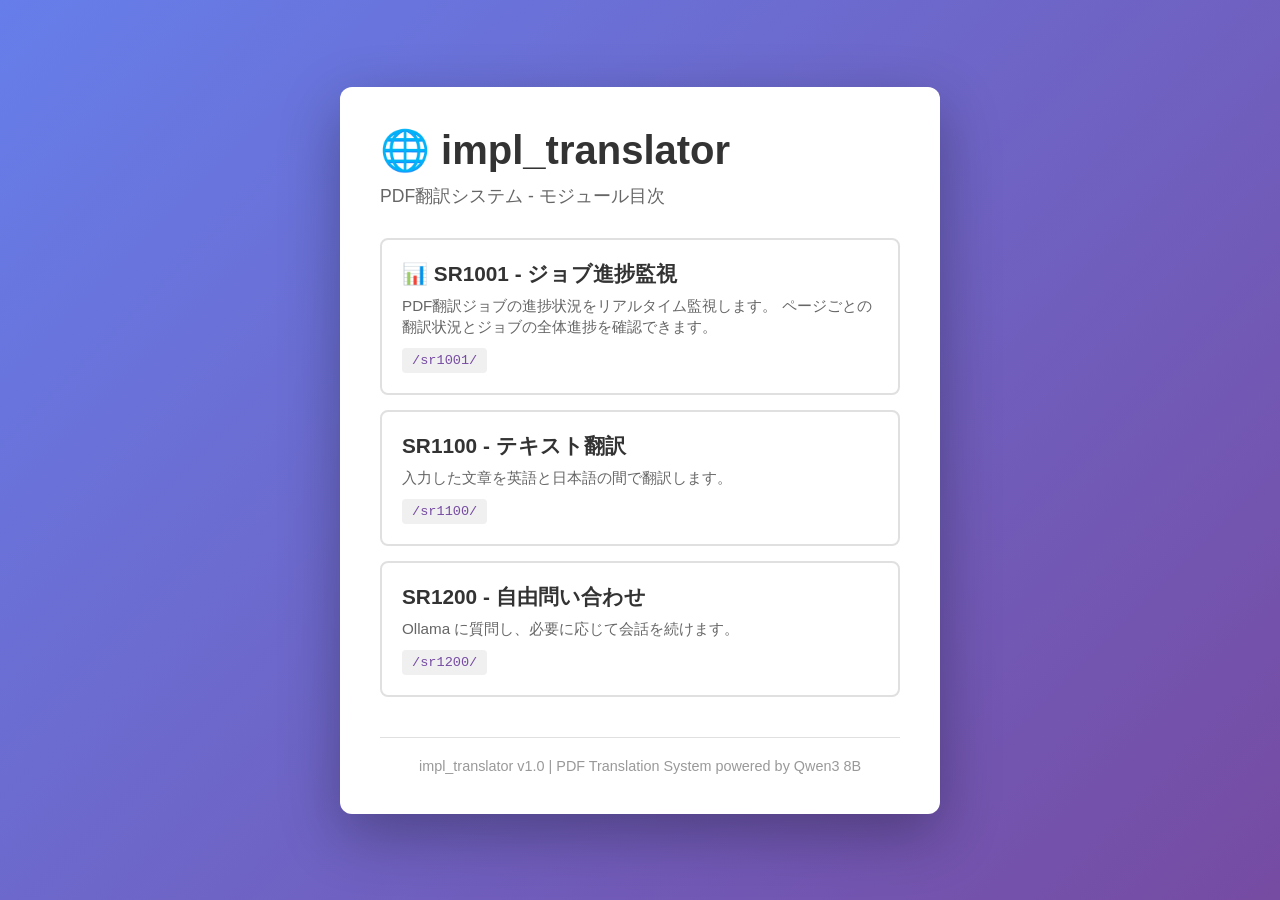
<file: impl_translator/src/app/html/index.html>
<!DOCTYPE html>
<html lang="ja">
<head>
    <meta charset="UTF-8">
    <meta name="viewport" content="width=device-width, initial-scale=1.0">
    <title>impl_translator - 目次</title>
    <style>
        * {
            margin: 0;
            padding: 0;
            box-sizing: border-box;
        }
        body {
            font-family: 'Segoe UI', Tahoma, Geneva, Verdana, sans-serif;
            background: linear-gradient(135deg, #667eea 0%, #764ba2 100%);
            min-height: 100vh;
            display: flex;
            align-items: center;
            justify-content: center;
            padding: 20px;
        }
        .container {
            background: white;
            border-radius: 12px;
            box-shadow: 0 20px 60px rgba(0, 0, 0, 0.3);
            max-width: 600px;
            width: 100%;
            padding: 40px;
        }
        h1 {
            color: #333;
            margin-bottom: 10px;
            font-size: 2.5em;
        }
        .subtitle {
            color: #666;
            margin-bottom: 30px;
            font-size: 1.1em;
        }
        .features {
            display: grid;
            grid-template-columns: 1fr;
            gap: 15px;
        }
        .feature-card {
            padding: 20px;
            border: 2px solid #e0e0e0;
            border-radius: 8px;
            text-decoration: none;
            color: inherit;
            transition: all 0.3s ease;
            display: block;
        }
        .feature-card:hover {
            border-color: #667eea;
            background-color: #f5f7ff;
            transform: translateY(-2px);
            box-shadow: 0 8px 20px rgba(102, 126, 234, 0.2);
        }
        .feature-title {
            font-size: 1.3em;
            font-weight: 600;
            color: #333;
            margin-bottom: 8px;
        }
        .feature-description {
            font-size: 0.95em;
            color: #666;
            margin-bottom: 10px;
        }
        .feature-code {
            font-family: 'Courier New', monospace;
            font-size: 0.85em;
            color: #764ba2;
            background: #f0f0f0;
            padding: 5px 10px;
            border-radius: 4px;
            display: inline-block;
        }
        .footer {
            margin-top: 40px;
            padding-top: 20px;
            border-top: 1px solid #e0e0e0;
            text-align: center;
            color: #999;
            font-size: 0.9em;
        }
    </style>
</head>
<body>
    <div class="container">
        <h1>🌐 impl_translator</h1>
        <p class="subtitle">PDF翻訳システム - モジュール目次</p>

        <div class="features">
            <a href="/sr1001/" class="feature-card">
                <div class="feature-title">📊 SR1001 - ジョブ進捗監視</div>
                <div class="feature-description">
                    PDF翻訳ジョブの進捗状況をリアルタイム監視します。
                    ページごとの翻訳状況とジョブの全体進捗を確認できます。
                </div>
                <div class="feature-code">/sr1001/</div>
            </a>
            <a href="/sr1100/" class="feature-card">
                <div class="feature-title">SR1100 - テキスト翻訳</div>
                <div class="feature-description">入力した文章を英語と日本語の間で翻訳します。</div>
                <div class="feature-code">/sr1100/</div>
            </a>
            <a href="/sr1200/" class="feature-card">
                <div class="feature-title">SR1200 - 自由問い合わせ</div>
                <div class="feature-description">Ollama に質問し、必要に応じて会話を続けます。</div>
                <div class="feature-code">/sr1200/</div>
            </a>
        </div>

        <div class="footer">
            <p>impl_translator v1.0 | PDF Translation System powered by Qwen3 8B</p>
        </div>
    </div>
</body>
</html>
</file>
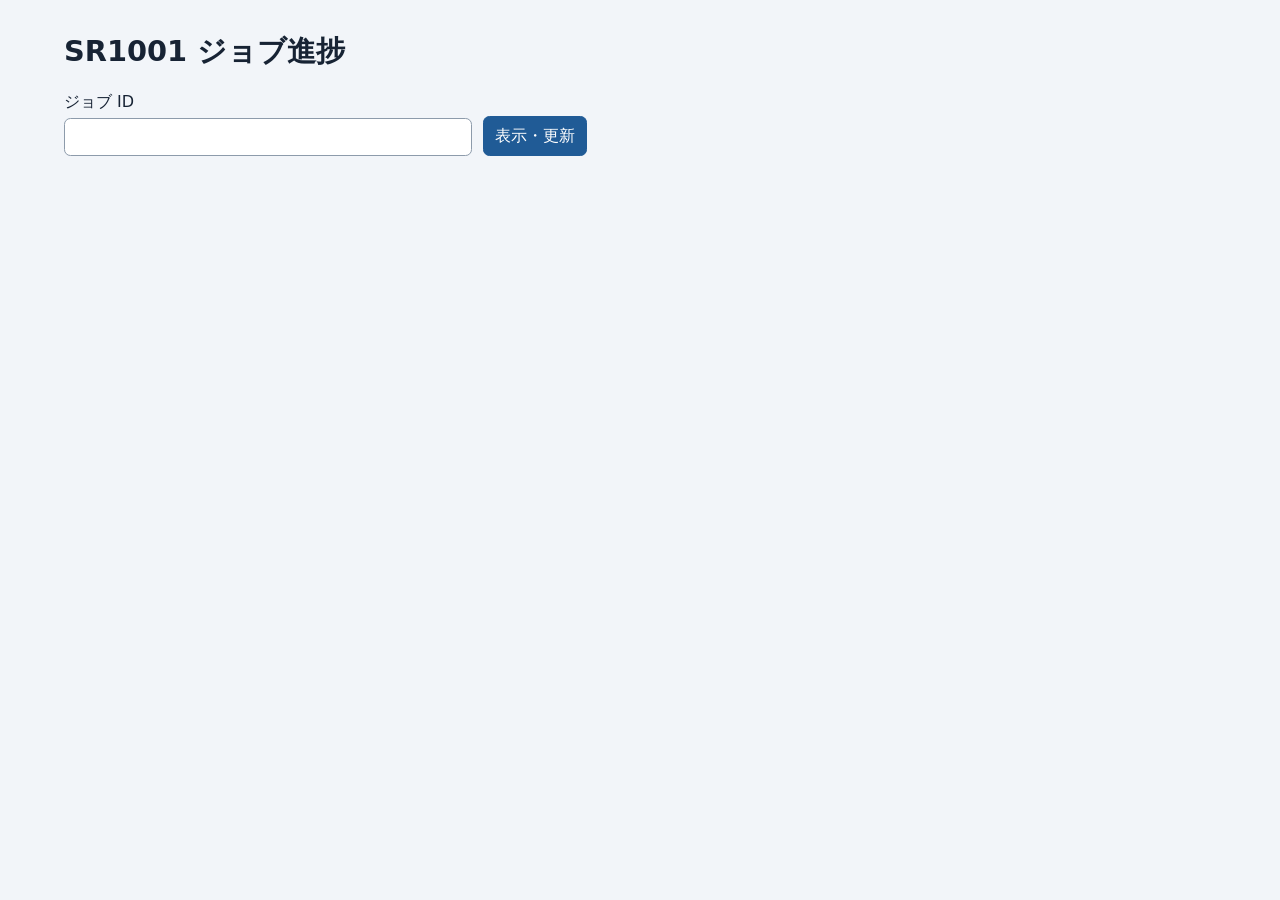
<file: impl_translator/src/features/SR1001/html/index.html>
<!DOCTYPE html>
<html lang="ja">
<head>
    <meta charset="utf-8">
    <meta name="viewport" content="width=device-width, initial-scale=1">
    <title>SR1001 ジョブ進捗</title>
    <style>
        :root { font-family: system-ui, sans-serif; color: #172334; background: #f2f5f9; }
        body { margin: 0; }
        main { max-width: 72rem; margin: 0 auto; padding: 2rem 1rem; }
        h1 { margin: 0 0 1.25rem; font-size: 1.8rem; }
        h2 { margin-top: 0; font-size: 1.15rem; }
        form { display: flex; align-items: end; gap: .65rem; flex-wrap: wrap; }
        label { display: grid; gap: .3rem; }
        input, button { font: inherit; padding: .55rem .7rem; border-radius: .4rem; }
        input { width: min(24rem, 70vw); border: 1px solid #8d9bab; }
        button { cursor: pointer; border: 1px solid #205b96; color: white; background: #205b96; }
        section { background: white; border: 1px solid #d6dee8; border-radius: .65rem; padding: 1rem; margin-top: 1rem; }
        dl { display: grid; grid-template-columns: max-content minmax(0, 1fr); gap: .35rem 1rem; }
        dt { color: #455469; }
        dd { margin: 0; overflow-wrap: anywhere; }
        progress { width: 100%; accent-color: #205b96; }
        .table-scroll { overflow: auto; max-height: 34rem; }
        table { border-collapse: collapse; width: 100%; font-size: .88rem; }
        th, td { padding: .45rem .55rem; border-bottom: 1px solid #dde4ed; text-align: left; }
        th { position: sticky; top: 0; background: #edf2f8; white-space: nowrap; }
        td:nth-child(-n+7) { white-space: nowrap; }
        .error, td[data-state="failed"], td[data-state="interrupted"] { color: #a32020; }
        td[data-state="running"] { color: #925600; }
        td[data-state="completed"] { color: #17613e; }
    </style>
</head>
<body>
<main>
    <h1>SR1001 ジョブ進捗</h1>
    <form id="job-form">
        <label>ジョブ ID <input id="job-id" required autocomplete="off" spellcheck="false"></label>
        <button type="submit">表示・更新</button>
    </form>
    <p id="error" role="alert" class="error" hidden></p>

    <div id="report" hidden>
        <section aria-labelledby="progress-title">
            <h2 id="progress-title">ページ進捗</h2>
            <dl>
                <dt>ジョブ</dt><dd id="display-id"></dd>
                <dt>状態</dt><dd id="status"></dd>
                <dt>対象ページ</dt><dd id="selection"></dd>
                <dt>進捗</dt><dd id="counts"></dd>
                <dt>最終更新</dt><dd id="updated"></dd>
                <dt>ジョブ経過時間</dt><dd id="elapsed"></dd>
                <dt>ページ処理の残り時間</dt><dd id="remaining"></dd>
                <dt>完了ページの計測</dt><dd id="timing"></dd>
            </dl>
            <progress id="progress" max="100" value="0" aria-label="完了ページの割合"></progress>
        </section>
        <section aria-labelledby="export-title">
            <h2 id="export-title">SF005 成果物の出力</h2>
            <dl>
                <dt>状態</dt><dd id="export-status"></dd>
                <dt>処理時間</dt><dd id="export-time"></dd>
            </dl>
            <p id="export-error" class="error" hidden></p>
            <dl id="outputs" hidden></dl>
        </section>
        <section aria-labelledby="pages-title">
            <h2 id="pages-title">ページ別の処理時間</h2>
            <div class="table-scroll" tabindex="0" aria-label="ページ別の計測一覧">
                <table>
                    <thead>
                        <tr><th>ページ</th><th>状態</th><th>合計</th><th>SF001</th><th>SF002</th><th>SF003</th><th>SF004</th><th>エラー</th></tr>
                    </thead>
                    <tbody id="pages"></tbody>
                </table>
            </div>
        </section>
    </div>
</main>
<script>
    const element = (id) => document.getElementById(id);
    const setText = (id, value) => { element(id).textContent = value; };
    const seconds = (value) => Number.isFinite(value) ? value.toFixed(2) + ' 秒' : '—';
    const labels = {
        pending: '未着手', running: '処理中', progress: '処理中',
        awaiting_export: '成果物の出力待ち', pages_completed: 'ページ処理完了',
        completed: '完了', complete: '完了', failed: '失敗', error: '失敗',
        interrupted: '中断', unknown: '記録なし'
    };
    const label = (status) => labels[status] ?? status;
    const phases = ['sf001', 'sf002', 'sf003', 'sf004'];
    let activeJob = '';
    let latestRequest = 0;
    let loading = false;

    function render(report) {
        setText('display-id', report.job_id);
        setText('status', label(report.status));
        const range = report.selection;
        setText('selection', range
            ? `${range.start_page}–${range.end_page} / 全 ${range.document_page_count} ページ`
            : `${report.total_pages} ページ`);
        setText('counts', `完了 ${report.completed}/${report.total_pages}（${report.progress_percent}%） · 処理中 ${report.running} · 未着手 ${report.pending} · 失敗 ${report.failed} · 中断 ${report.interrupted}`);
        element('progress').value = report.progress_percent;
        setText('updated', report.updated_at ? new Date(report.updated_at).toLocaleString() : '—');
        setText('elapsed', seconds(report.elapsed_seconds));
        const remaining = report.estimated_remaining_seconds;
        setText('remaining', Number.isFinite(remaining)
            ? `約 ${Math.ceil(remaining / 60)} 分`
            : report.running ? '計測中' : '—');
        const timing = report.summary;
        setText('timing', timing.timed_completed_pages
            ? `${timing.timed_completed_pages} ページ · 平均 ${seconds(timing.avg_elapsed_seconds)} · 最短 ${seconds(timing.min_elapsed_seconds)} · 最長 ${seconds(timing.max_elapsed_seconds)} · 合計 ${seconds(timing.total_elapsed_seconds)}`
            : '記録なし');

        const output = report.sf005;
        setText('export-status', output.error === 'Interrupted' ? '中断' : label(output.status));
        setText('export-time', seconds(output.stats?.duration_sec));
        setText('export-error', output.error ?? '');
        element('export-error').hidden = !output.error;
        const paths = Object.entries(output.outputs ?? {});
        element('outputs').hidden = paths.length === 0;
        element('outputs').replaceChildren(...paths.flatMap(([name, path]) => {
            const key = document.createElement('dt');
            const value = document.createElement('dd');
            key.textContent = name;
            value.textContent = path;
            return [key, value];
        }));

        const rows = document.createDocumentFragment();
        for (const [number, page] of Object.entries(report.pages)) {
            const row = document.createElement('tr');
            const values = [number, label(page.status), seconds(page.elapsed_seconds),
                ...phases.map((phase) => seconds(page.stats?.phases?.[phase]?.duration_sec)),
                page.error ?? '—'];
            values.forEach((value, index) => {
                const cell = row.insertCell();
                cell.textContent = value;
                if (index === 1) cell.dataset.state = page.status;
            });
            rows.appendChild(row);
        }
        element('pages').replaceChildren(rows);
        element('report').hidden = false;
    }

    async function refresh() {
        const request = ++latestRequest;
        loading = true;
        try {
            const response = await fetch(`/sr1001/api/job/${encodeURIComponent(activeJob)}`, {cache: 'no-store'});
            const report = await response.json();
            if (request !== latestRequest) return;
            if (!response.ok) throw new Error(report.error ?? `HTTP ${response.status}`);
            render(report);
            element('error').hidden = true;
        } catch (error) {
            if (request !== latestRequest) return;
            setText('error', error.message);
            element('error').hidden = false;
        } finally {
            if (request === latestRequest) loading = false;
        }
    }

    element('job-form').addEventListener('submit', (event) => {
        event.preventDefault();
        const jobId = element('job-id').value.trim();
        if (!jobId) return;
        if (activeJob !== jobId) element('report').hidden = true;
        activeJob = jobId;
        refresh();
    });
    const query = new URLSearchParams(location.search);
    activeJob = (query.get('id') ?? query.get('job_id') ?? '').trim();
    if (activeJob) {
        element('job-id').value = activeJob;
        refresh();
    }
    setInterval(() => {
        if (activeJob && !loading) refresh();
    }, 3000);
</script>
</body>
</html>
</file>
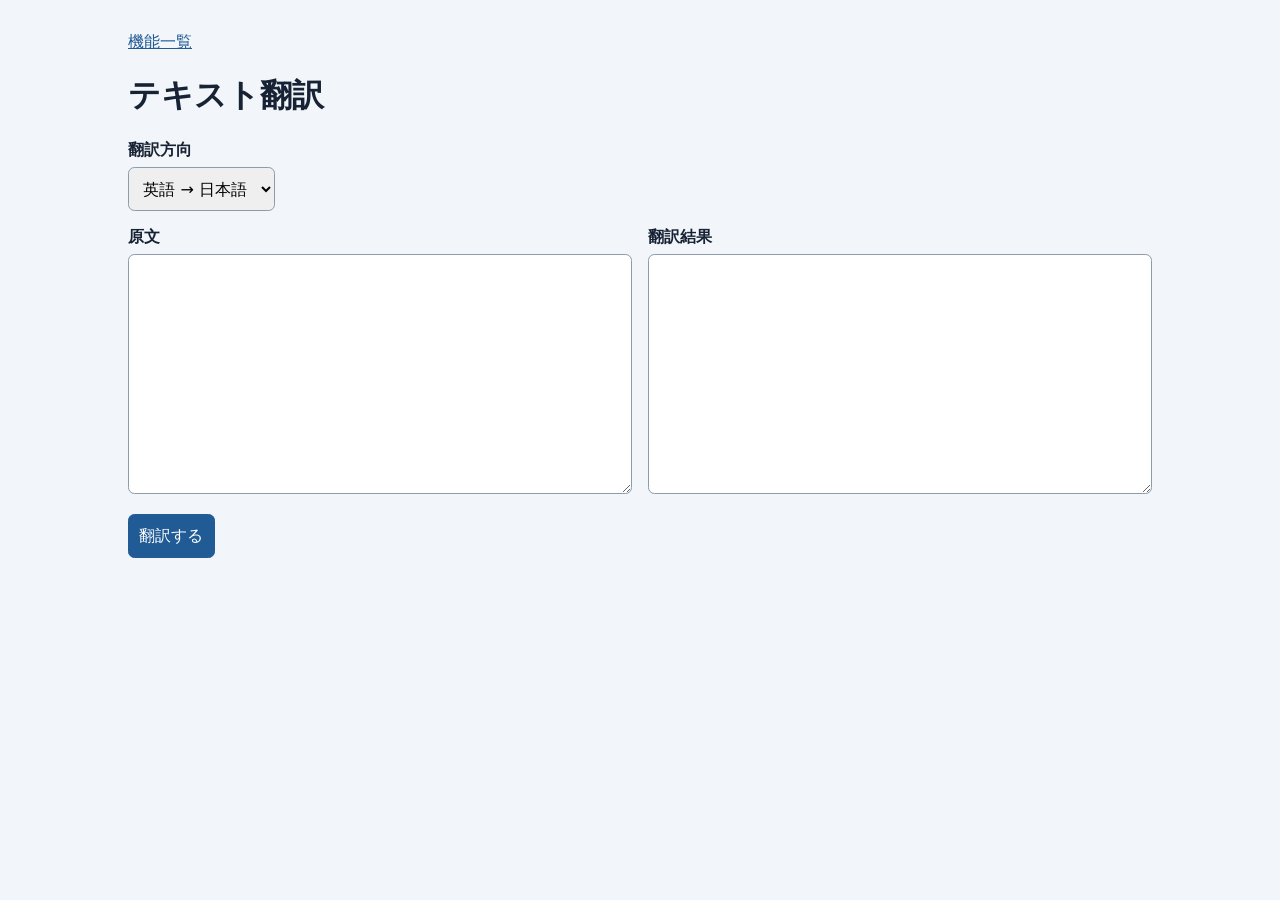
<file: impl_translator/src/features/SR1100/html/index.html>
<!doctype html>
<html lang="ja">
<head>
    <meta charset="utf-8">
    <meta name="viewport" content="width=device-width, initial-scale=1">
    <title>SR1100 テキスト翻訳</title>
    <link rel="stylesheet" href="style.css">
    <script src="translate.js" defer></script>
</head>
<body>
<main>
    <a href="/">機能一覧</a>
    <h1>テキスト翻訳</h1>
    <form id="translate-form">
        <label for="direction">翻訳方向</label>
        <select id="direction">
            <option value="en-ja">英語 → 日本語</option>
            <option value="ja-en">日本語 → 英語</option>
        </select>
        <div class="panels">
            <div>
                <label for="source">原文</label>
                <textarea id="source" required></textarea>
            </div>
            <div>
                <label for="translation">翻訳結果</label>
                <textarea id="translation" readonly></textarea>
            </div>
        </div>
        <button id="submit" type="submit">翻訳する</button>
        <p id="status" role="status"></p>
    </form>
</main>
</body>
</html>
</file>
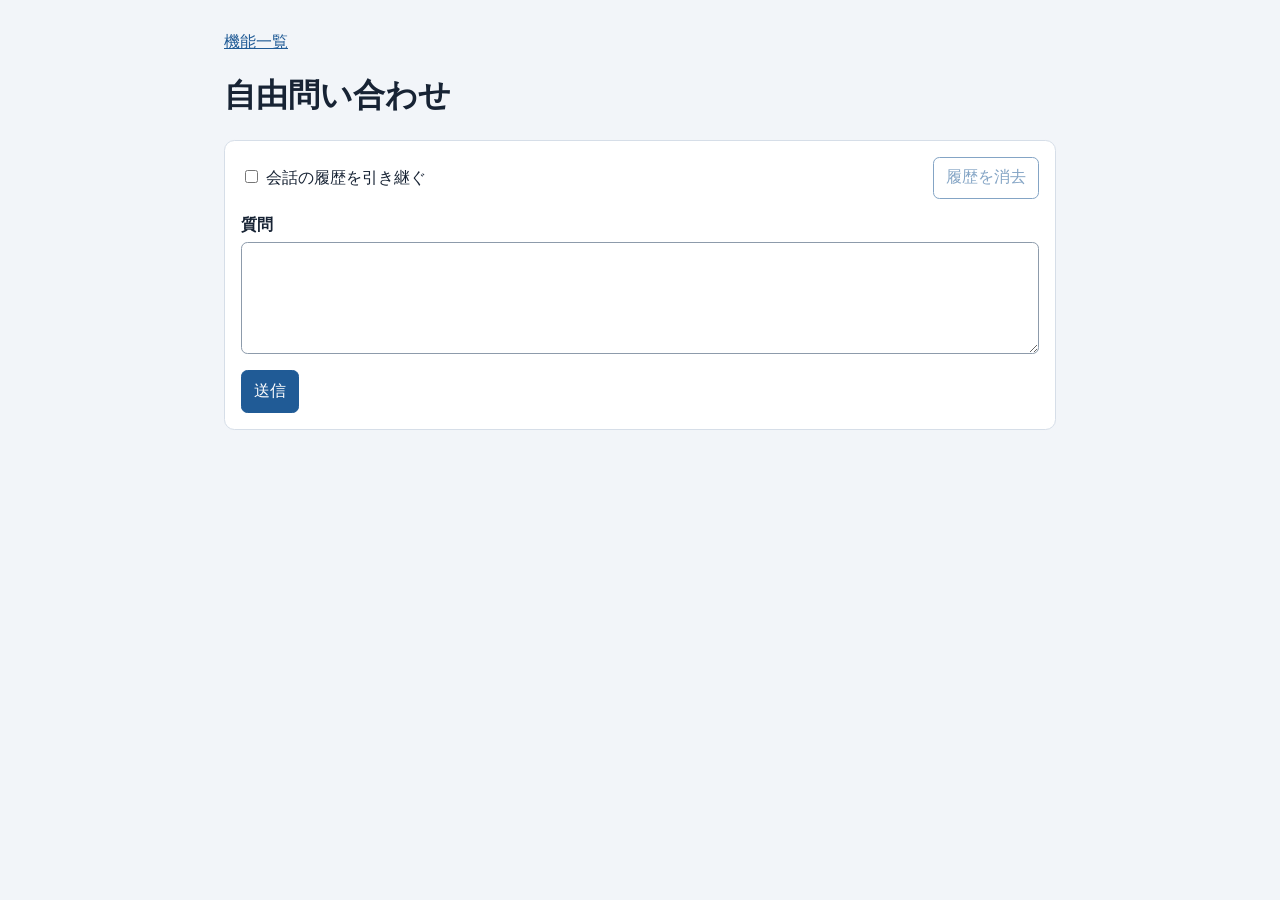
<file: impl_translator/src/features/SR1200/html/index.html>
<!doctype html>
<html lang="ja">
<head>
    <meta charset="utf-8">
    <meta name="viewport" content="width=device-width, initial-scale=1">
    <title>SR1200 自由問い合わせ</title>
    <link rel="stylesheet" href="style.css">
    <script src="conversation.js" defer></script>
</head>
<body>
<main>
    <a href="/">機能一覧</a>
    <h1>自由問い合わせ</h1>
    <form id="question-form">
        <div class="options">
            <label><input id="keep-history" type="checkbox"> 会話の履歴を引き継ぐ</label>
            <button id="clear-history" class="secondary" type="button" disabled>履歴を消去</button>
        </div>
        <label class="question-label" for="question">質問</label>
        <textarea id="question" required></textarea>
        <button id="submit" type="submit">送信</button>
        <p id="status" role="status"></p>
    </form>
    <section id="messages" aria-label="質問と回答"></section>
</main>
</body>
</html>
</file>
<file: impl_translator/src/features/SR1100/html/style.css>
:root {
    color-scheme: light;
    font-family: system-ui, sans-serif;
    color: #172334;
    background: #f2f5f9;
}
body { margin: 0; }
main { max-width: 64rem; margin: 0 auto; padding: 2rem 1rem; }
a { color: #205b96; }
label { display: block; margin-bottom: .4rem; font-weight: 600; }
select, textarea, button {
    font: inherit;
    border: 1px solid #8d9bab;
    border-radius: .4rem;
    padding: .65rem;
}
.panels {
    display: grid;
    grid-template-columns: repeat(2, minmax(0, 1fr));
    gap: 1rem;
    margin: 1rem 0;
}
textarea {
    box-sizing: border-box;
    width: 100%;
    min-height: 15rem;
    resize: vertical;
    background: white;
    color: inherit;
}
button { background: #205b96; color: white; border-color: #205b96; cursor: pointer; }
button:disabled { opacity: .65; cursor: wait; }
#status[data-error] { color: #a32020; }
@media (max-width: 640px) {
    .panels { grid-template-columns: 1fr; }
    textarea { min-height: 10rem; }
}
</file>
<file: impl_translator/src/features/SR1200/html/style.css>
:root { color-scheme: light; font-family: system-ui, sans-serif; color: #172334; background: #f2f5f9; }
body { margin: 0; }
main { max-width: 52rem; margin: 0 auto; padding: 2rem 1rem; }
a { color: #205b96; }
form, article { background: white; border: 1px solid #d6dee8; border-radius: .65rem; padding: 1rem; }
.options { display: flex; align-items: center; justify-content: space-between; flex-wrap: wrap; gap: .75rem; }
.question-label { display: block; margin-top: 1rem; font-weight: 600; }
textarea, button { font: inherit; padding: .6rem .75rem; border-radius: .4rem; }
textarea { box-sizing: border-box; width: 100%; min-height: 7rem; resize: vertical; margin: .4rem 0 .75rem; border: 1px solid #8d9bab; }
button { color: white; background: #205b96; border: 1px solid #205b96; cursor: pointer; }
button.secondary { color: #205b96; background: white; }
button:disabled { opacity: .55; cursor: default; }
#status:empty { display: none; }
#status[data-error] { color: #a32020; }
article { margin-top: .75rem; }
article h2 { margin: 0; font-size: .95rem; }
article p { margin-bottom: 0; white-space: pre-wrap; overflow-wrap: anywhere; }
article[data-role="user"] { background: #eaf2fb; }
</file>
